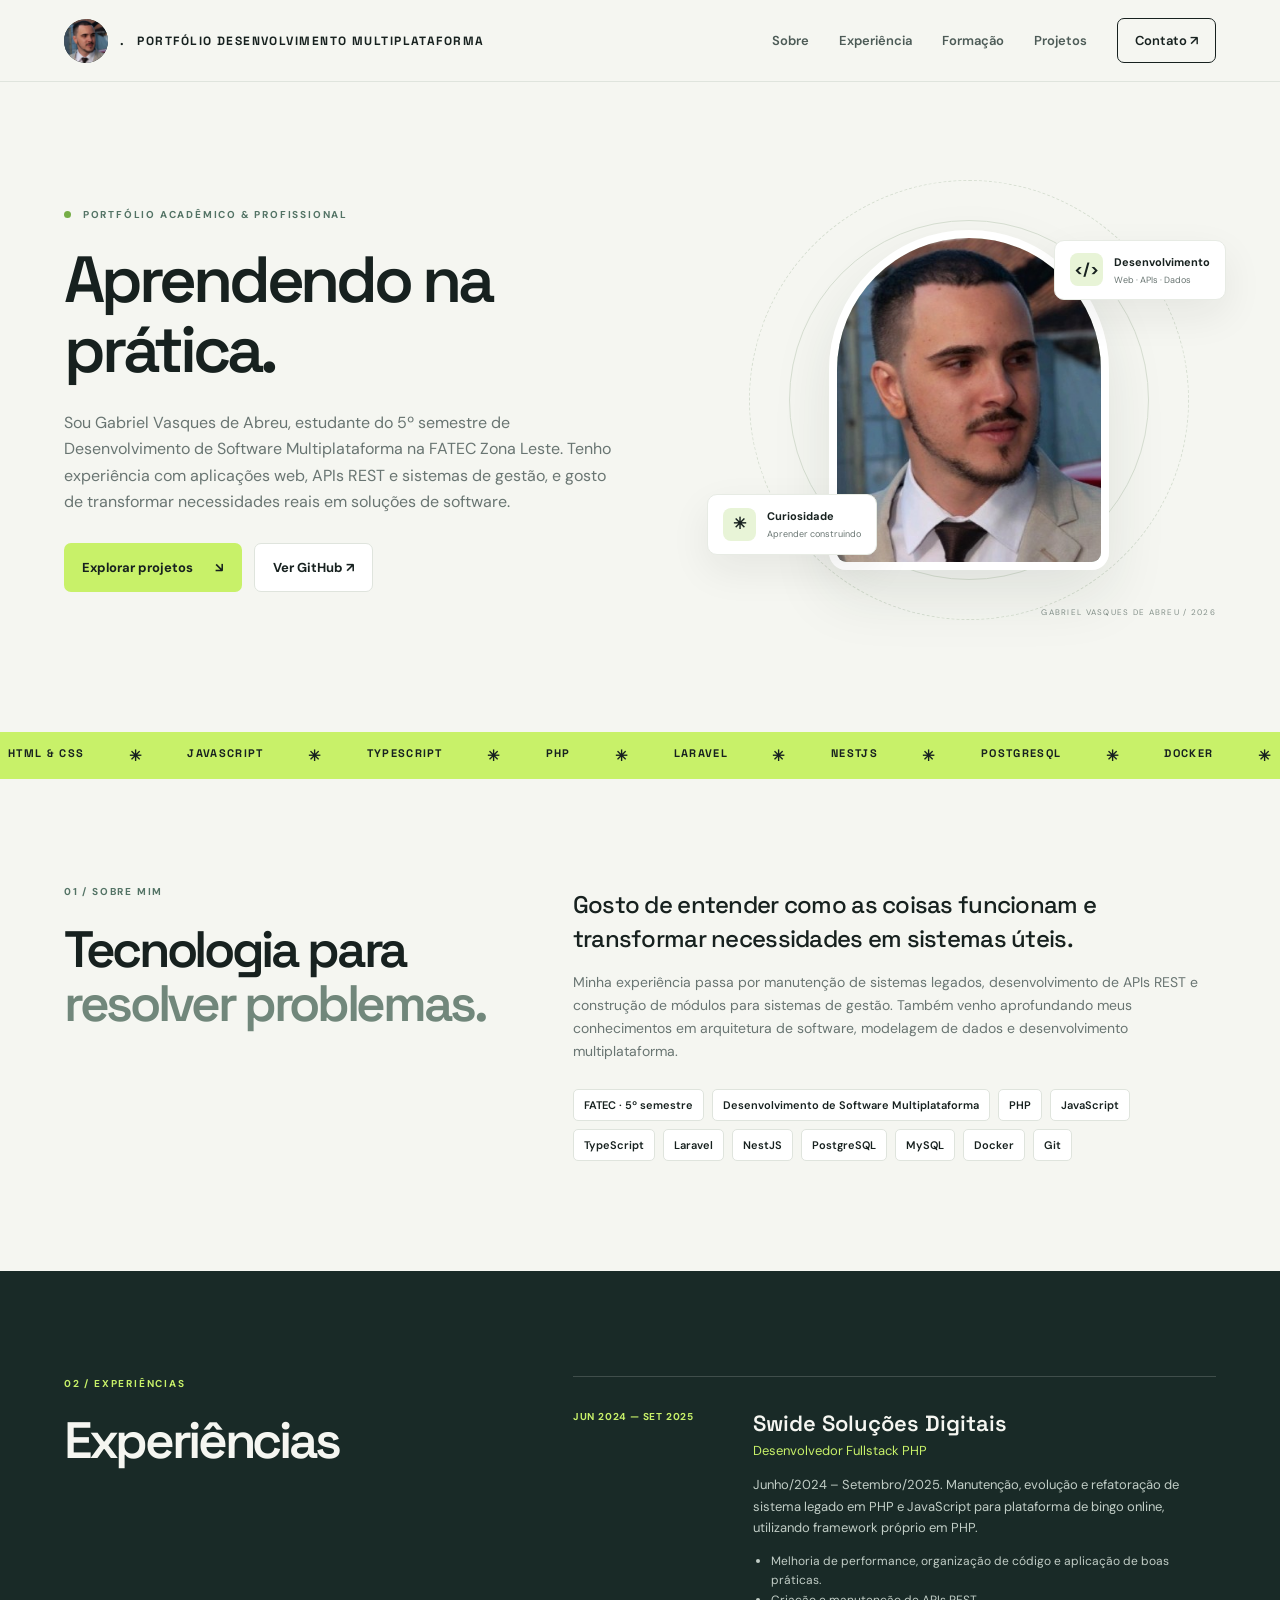
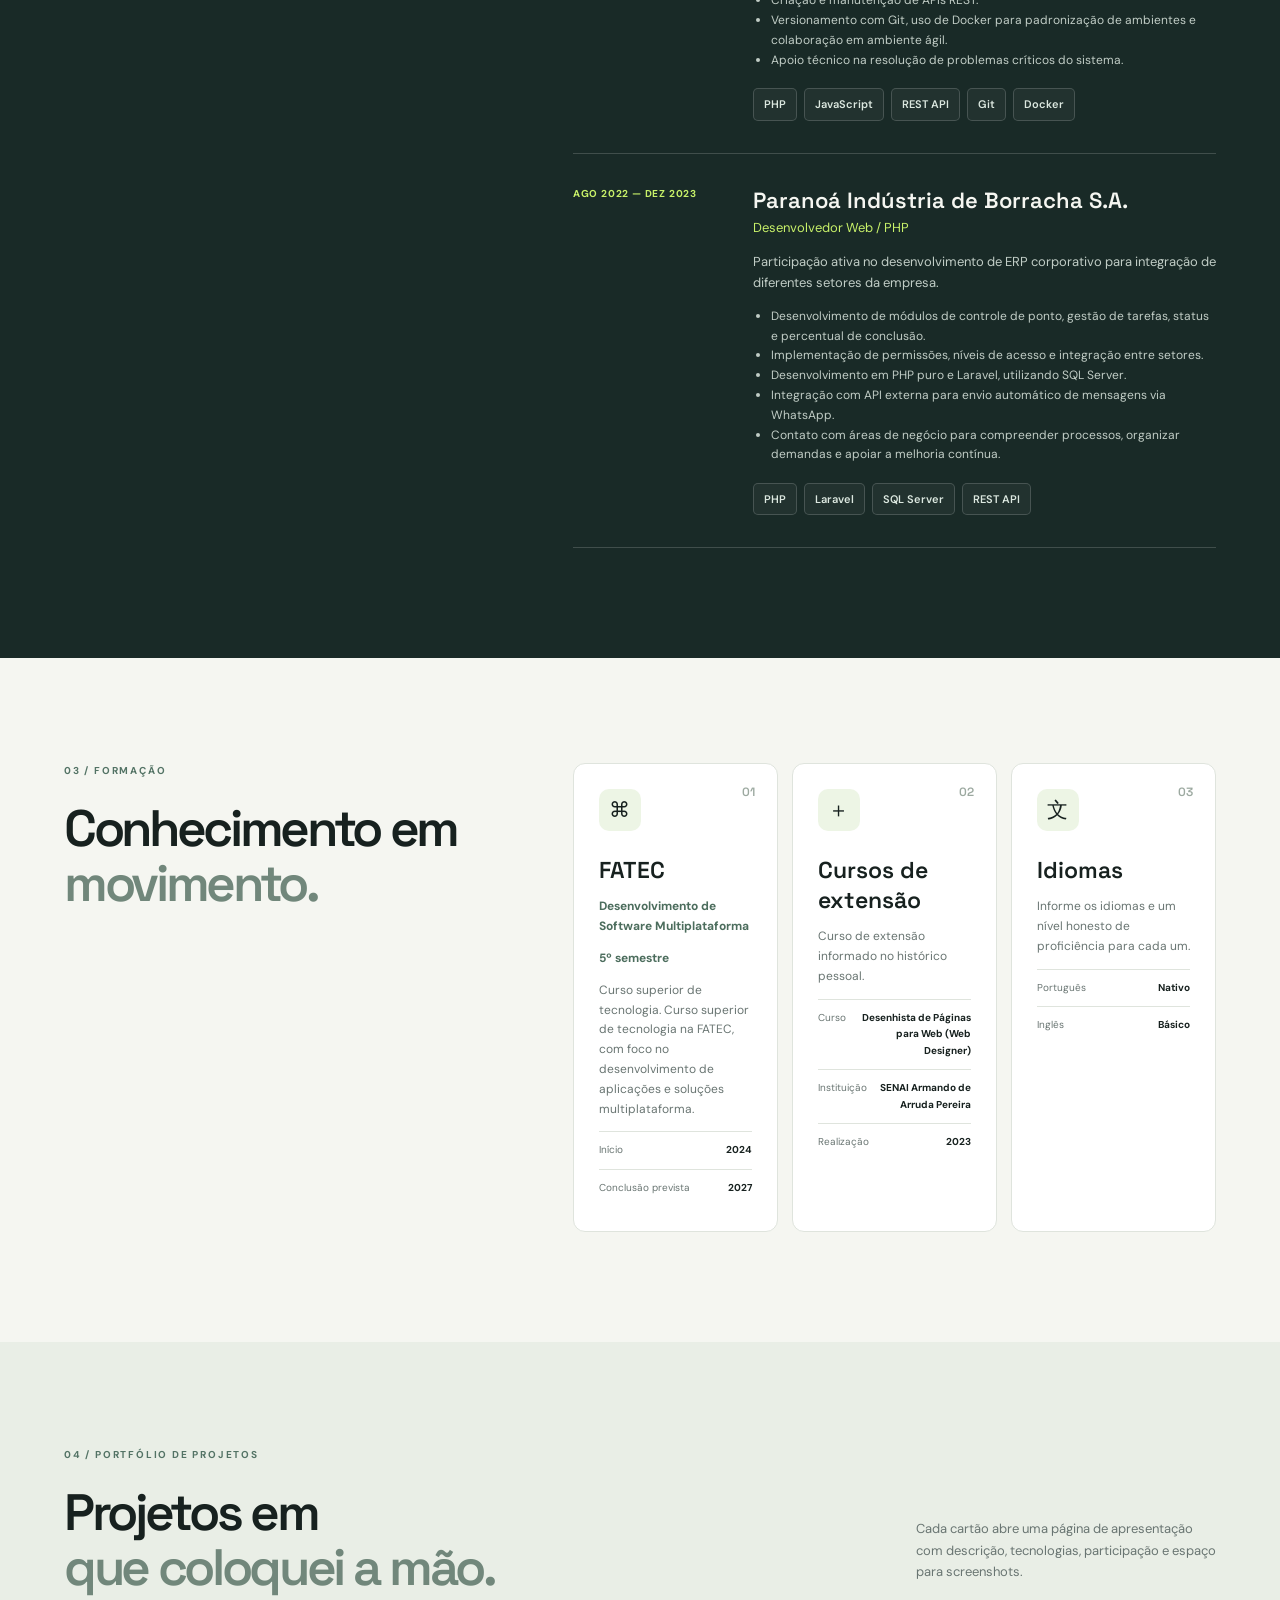
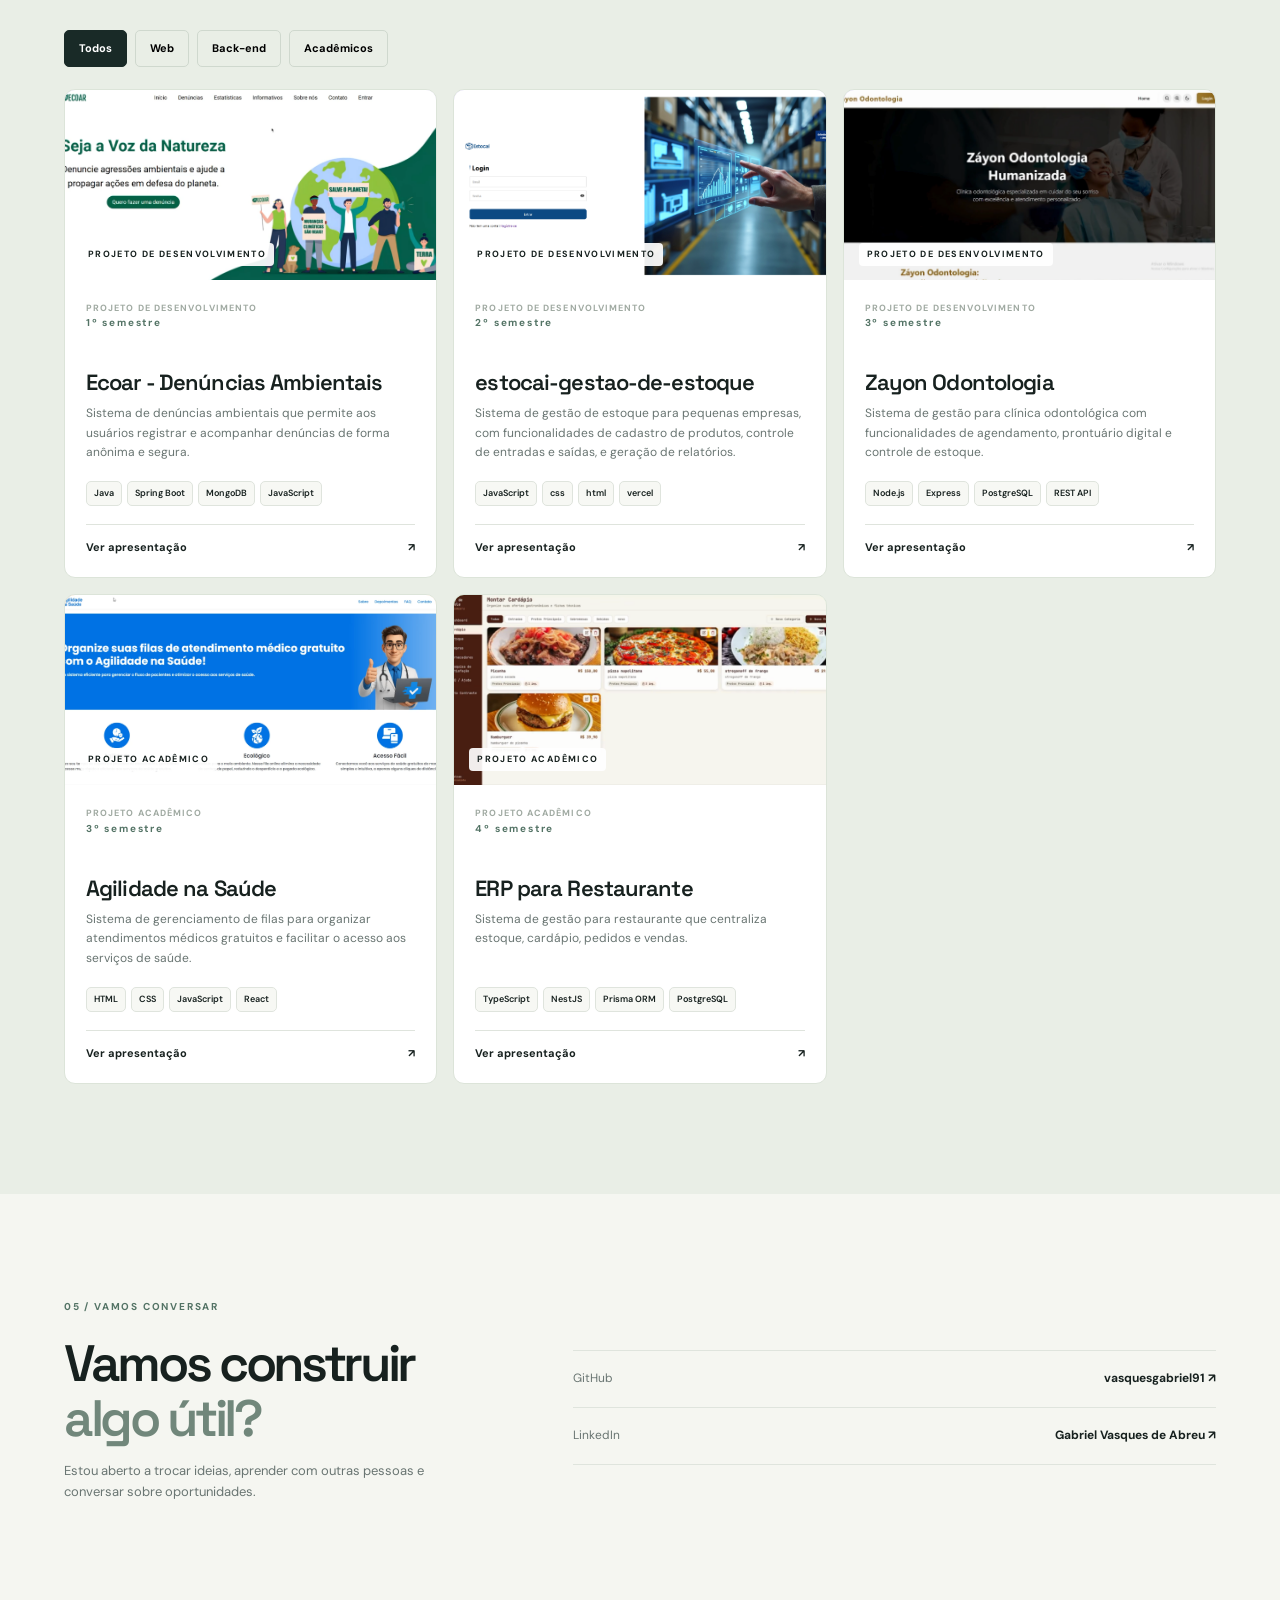
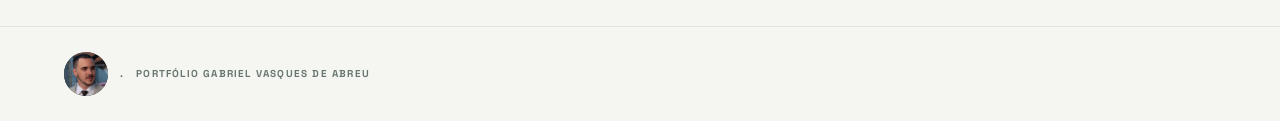
<file: index.html>
<!doctype html>
<html lang="pt-BR">

<head>
  <meta charset="utf-8">
  <meta name="viewport" content="width=device-width, initial-scale=1">
  <meta name="description" content="Portfólio acadêmico e profissional de Gabriel Vasques de Abreu.">
  <title>Gabriel Vasques de Abreu | Portfólio</title>
  <link rel="preconnect" href="https://fonts.googleapis.com">
  <link
    href="https://fonts.googleapis.com/css2?family=DM+Sans:wght@400;500;600;700&family=Space+Grotesk:wght@400;500;600;700&display=swap"
    rel="stylesheet">
  <link rel="stylesheet" href="css/style.css">
  <script src="js/projects.js" defer></script>
  <script src="js/main.js" defer></script>
</head>

<body>
  <header class="site-header">
    <a class="brand" href="#inicio" aria-label="Ir para o início"><span class="brand-mark">
        <img src="assets/img/foto-perfil.jfif" alt="Foto de Gabriel Vasques de Abreu">
      </span>.</span></span><span>PORTFÓLIO <span class="brand-sub">DESENVOLVIMENTO
          MULTIPLATAFORMA</span></span></a>
    <button class="menu-toggle" aria-label="Abrir menu" aria-expanded="false">☰</button>
    <nav class="nav" aria-label="Navegação principal">
      <a href="#sobre">Sobre</a><a href="#experiencia">Experiência</a><a href="#formacao">Formação</a><a
        href="#projetos">Projetos</a><a class="nav-cta" href="#contato">Contato ↗</a>
    </nav>
  </header>

  <main>
    <section class="hero section-wrap" id="inicio">
      <div class="hero-copy">
        <p class="eyebrow"><span class="status-dot"></span> PORTFÓLIO ACADÊMICO & PROFISSIONAL</p>
        <h1>Aprendendo na prática.</h1>
        <p class="hero-text">Sou Gabriel Vasques de Abreu, estudante do 5º semestre de Desenvolvimento de Software
          Multiplataforma na FATEC Zona Leste. Tenho experiência com aplicações web, APIs REST e sistemas de gestão, e
          gosto de
          transformar necessidades reais em soluções de software.</p>
        <div class="hero-actions"><a class="button button-primary" href="#projetos">Explorar projetos
            <span>↘</span></a><a class="button button-ghost" href="https://github.com/vasquesgabriel91" target="_blank"
            rel="noreferrer">Ver GitHub ↗</a></div>
      </div>
      <div class="hero-visual" aria-label="Foto de Gabriel Vasques de Abreu">
        <div class="orbit orbit-one"></div>
        <div class="orbit orbit-two"></div>
        <div class="profile-frame"><img src="assets/img/foto-perfil.jfif" alt="Foto de Gabriel Vasques de Abreu"
            onerror="this.style.display='none';this.nextElementSibling.style.display='grid'">
          <div class="photo-placeholder"><span>GV</span><small>Gabriel Vasques de Abreu</small></div>
        </div>
        <div class="floating-card card-code"><span class="mini-icon">&lt;/&gt;</span>
          <div><b>Desenvolvimento</b><small>Web · APIs · Dados</small></div>
        </div>
        <div class="floating-card card-location"><span class="mini-icon">✳</span>
          <div><b>Curiosidade</b><small>Aprender construindo</small></div>
        </div>
        <div class="visual-label">GABRIEL VASQUES DE ABREU / 2026</div>
      </div>
    </section>

    <section class="ticker" aria-label="Tecnologias">
      <div>HTML & CSS <span>✳</span> JAVASCRIPT <span>✳</span> TYPESCRIPT <span>✳</span> PHP <span>✳</span> LARAVEL
        <span>✳</span> NESTJS <span>✳</span> POSTGRESQL <span>✳</span> DOCKER <span>✳</span>
      </div>
    </section>

    <section class="section-wrap section-block" id="sobre">
      <div class="section-heading">
        <p class="eyebrow">01 / SOBRE MIM</p>
        <h2>Tecnologia para<br><span>resolver problemas.</span></h2>
      </div>
      <div class="about-content">
        <p class="lead">Gosto de entender como as coisas funcionam e transformar necessidades em sistemas úteis.</p>
        <p>Minha experiência passa por manutenção de sistemas legados, desenvolvimento de APIs REST e construção de
          módulos para sistemas de gestão. Também venho aprofundando meus conhecimentos em arquitetura de software,
          modelagem de dados e desenvolvimento multiplataforma.</p>
        <div class="skill-list"><span>FATEC · 5º semestre</span><span>Desenvolvimento de Software
            Multiplataforma</span><span>PHP</span><span>JavaScript</span><span>TypeScript</span><span>Laravel</span><span>NestJS</span><span>PostgreSQL</span><span>MySQL</span><span>Docker</span><span>Git</span>
        </div>
      </div>
    </section>

    <section class="dark-section" id="experiencia">
      <div class="section-wrap section-block">
        <div class="section-heading">
          <p class="eyebrow eyebrow-light">02 / EXPERIÊNCIAS</p>
          <h2>Experiências</h2>
        </div>
        <div class="timeline">
          <article class="timeline-item">
            <div class="timeline-date">JUN 2024 — SET 2025</div>
            <div class="timeline-body">
              <h3>Swide Soluções Digitais</h3>
              <p class="role">Desenvolvedor Fullstack PHP</p>
              <p>Junho/2024 – Setembro/2025. Manutenção, evolução e refatoração de sistema legado em PHP e JavaScript
                para plataforma de bingo online, utilizando framework próprio em PHP.</p>
              <ul>
                <li>Melhoria de performance, organização de código e aplicação de boas práticas.</li>
                <li>Criação e manutenção de APIs REST.</li>
                <li>Versionamento com Git, uso de Docker para padronização de ambientes e colaboração em ambiente ágil.
                </li>
                <li>Apoio técnico na resolução de problemas críticos do sistema.</li>
              </ul>
              <div class="tag-row"><span>PHP</span><span>JavaScript</span><span>REST
                  API</span><span>Git</span><span>Docker</span></div>
            </div>
          </article>
          <article class="timeline-item">
            <div class="timeline-date">AGO 2022 — DEZ 2023</div>
            <div class="timeline-body">
              <h3>Paranoá Indústria de Borracha S.A.</h3>
              <p class="role">Desenvolvedor Web / PHP</p>
              <p>Participação ativa no desenvolvimento de ERP corporativo para integração de diferentes setores da
                empresa.</p>
              <ul>
                <li>Desenvolvimento de módulos de controle de ponto, gestão de tarefas, status e percentual de
                  conclusão.</li>
                <li>Implementação de permissões, níveis de acesso e integração entre setores.</li>
                <li>Desenvolvimento em PHP puro e Laravel, utilizando SQL Server.</li>
                <li>Integração com API externa para envio automático de mensagens via WhatsApp.</li>
                <li>Contato com áreas de negócio para compreender processos, organizar demandas e apoiar a melhoria
                  contínua.</li>
              </ul>
              <div class="tag-row"><span>PHP</span><span>Laravel</span><span>SQL Server</span><span>REST API</span>
              </div>
            </div>
          </article>
        </div>
      </div>
    </section>

    <section class="section-wrap section-block" id="formacao">
      <div class="section-heading">
        <p class="eyebrow">03 / FORMAÇÃO</p>
        <h2>Conhecimento em<br><span>movimento.</span></h2>
      </div>
      <div class="formation-grid">
        <article class="formation-card"><span class="card-index">01</span>
          <div class="formation-icon">⌘</div>
          <h3>FATEC</h3>
          <p class="role">Desenvolvimento de Software Multiplataforma</p>
          <p class="role">5º semestre</p>
          <p>Curso superior de tecnologia. Curso superior de tecnologia na FATEC, com foco no desenvolvimento de
            aplicações e soluções multiplataforma.</p>
          <div class="detail-line"><span>Início</span><b>2024</b></div>
          <div class="detail-line"><span>Conclusão prevista</span><b>2027</b></div>
        </article>
        <article class="formation-card"><span class="card-index">02</span>
          <div class="formation-icon">＋</div>
          <h3>Cursos de extensão</h3>
          <p>Curso de extensão informado no histórico pessoal.</p>
          <div class="detail-line"><span>Curso</span><b>Desenhista de Páginas para Web (Web Designer)</b></div>
          <div class="detail-line"><span>Instituição</span><b>SENAI Armando de Arruda Pereira</b></div>
          <div class="detail-line"><span>Realização</span><b>2023</b></div>
        </article>
        <article class="formation-card"><span class="card-index">03</span>
          <div class="formation-icon">文</div>
          <h3>Idiomas</h3>
          <p>Informe os idiomas e um nível honesto de proficiência para cada um.</p>
          <div class="detail-line"><span>Português</span><b>Nativo</b></div>
          <div class="detail-line"><span>Inglês</span><b>Básico</b></div>
        </article>
      </div>
    </section>

    <section class="project-section section-block" id="projetos">
      <div class="section-wrap">
        <div class="project-heading">
          <div>
            <p class="eyebrow">04 / PORTFÓLIO DE PROJETOS</p>
            <h2>Projetos em<br><span>que coloquei a mão.</span></h2>
          </div>
          <p class="section-intro">Cada cartão abre uma página de apresentação com descrição, tecnologias, participação
            e espaço para screenshots.</p>
        </div>
        <div class="filter-row" aria-label="Filtrar projetos"><button class="filter-button active"
            data-filter="todos">Todos</button><button class="filter-button" data-filter="web">Web</button><button
            class="filter-button" data-filter="backend">Back-end</button><button class="filter-button"
            data-filter="academico">Acadêmicos</button></div>
        <div class="project-grid" id="project-grid"></div>

      </div>
    </section>

    <section class="section-wrap section-block language-contact" id="contato">
      <div>
        <p class="eyebrow">05 / VAMOS CONVERSAR</p>
        <h2>Vamos construir<br><span>algo útil?</span></h2>
        <p class="section-intro">Estou aberto a trocar ideias, aprender com outras pessoas e conversar sobre
          oportunidades.</p>
      </div>
      <div class="contact-links"><a href="https://github.com/vasquesgabriel91" target="_blank"
          rel="noreferrer"><span>GitHub</span><b>vasquesgabriel91 ↗</b></a><a
          href="https://www.linkedin.com/in/gabriel-vasques-de-abreu/" target="_blank"
          rel="noreferrer"><span>LinkedIn</span><b>Gabriel Vasques de Abreu ↗</b></a></div>
    </section>
  </main>
  <footer class="footer"><a class="brand" href="index.html"><span class="brand-mark">
        <img src="assets/img/foto-perfil.jfif" alt="Foto de Gabriel Vasques de Abreu">
      </span>.</span></span><span>PORTFÓLIO <span class="brand-sub">GABRIEL VASQUES DE ABREU</span></span></a>
  </footer>
</body>

</html>
</file>
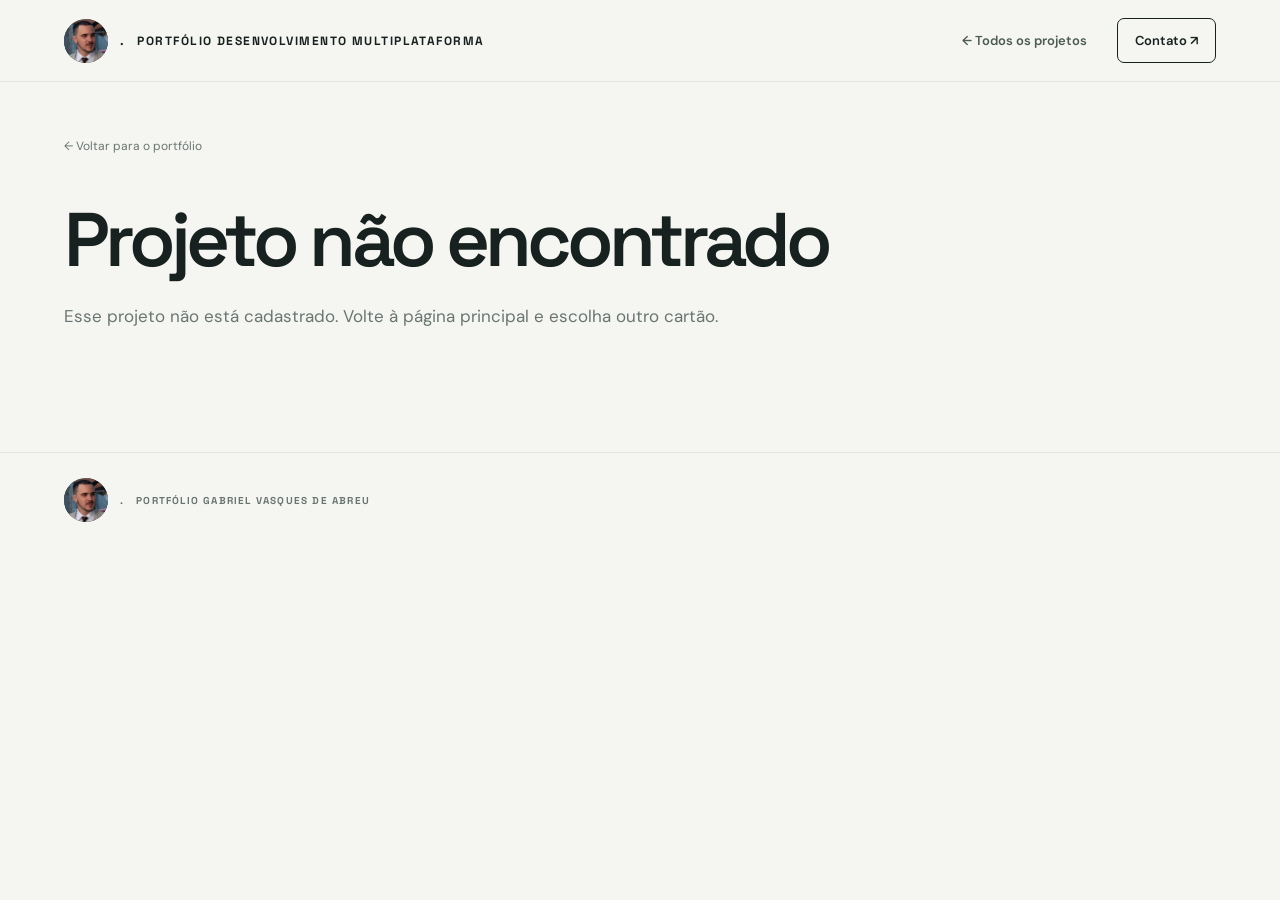
<file: projeto.html>
<!doctype html>
<html lang="pt-BR">

<head>
  <meta charset="utf-8">
  <meta name="viewport" content="width=device-width, initial-scale=1">
  <meta name="description" content="Detalhes de projeto do portfólio de Gabriel Vasques de Abreu.">
  <title>Projeto | Gabriel Vasques de Abreu</title>
  <link rel="preconnect" href="https://fonts.googleapis.com">
  <link
    href="https://fonts.googleapis.com/css2?family=DM+Sans:wght@400;500;600;700&family=Space+Grotesk:wght@400;500;600;700&display=swap"
    rel="stylesheet">
  <link rel="stylesheet" href="css/style.css">
  <script src="js/projects.js" defer></script>
  <script src="js/project-page.js" defer></script>
</head>

<body class="project-detail-page">
  <header class="site-header"><a class="brand" href="index.html"><span class="brand-mark">
        <img src="assets/img/foto-perfil.jfif" alt="Foto de Gabriel Vasques de Abreu">
      </span>.</span></span><span>PORTFÓLIO <span class="brand-sub">DESENVOLVIMENTO MULTIPLATAFORMA</span></span></a>
    <nav class="nav"><a href="index.html#projetos">← Todos os projetos</a><a class="nav-cta"
        href="index.html#contato">Contato ↗</a></nav>
  </header>
  <main id="project-detail" class="section-wrap detail-wrap">
    <a class="back-link" href="index.html#projetos">← Voltar para o portfólio</a>
    <p class="eyebrow" id="project-category">PROJETO</p>
    <h1 id="project-title">Carregando projeto…</h1>
    <p class="detail-lead" id="project-summary"></p>
    <div class="detail-actions" id="project-links"></div>
    <div class="detail-hero" id="project-cover">
      <div class="screenshot-placeholder"><span>CAPTURA DE TELA</span><small>Adicione imagens reais do projeto em
          assets/img/</small></div>
    </div>
    <div class="detail-columns">
      <section>
        <p class="eyebrow">01 / VISÃO GERAL</p>
        <h2>Sobre o projeto</h2>
        <div id="project-description"></div>
      </section>
      <aside>
        <p class="eyebrow">02 / TECNOLOGIAS</p>
        <h2>Stack utilizada</h2>
        <div class="skill-list" id="project-tech"></div>
        <p class="eyebrow contribution-label">03 / MINHA PARTICIPAÇÃO</p>
        <h2>O que eu fiz</h2>
        <div id="project-contribution"></div>
      </aside>
    </div>
    <section class="video-section" id="project-video-section" hidden>
      <p class="eyebrow">04 / VÍDEO</p>
      <h2>Demonstração em vídeo</h2>
      <div class="video-frame" id="project-video"></div>
    </section>
    <section class="screenshots-section">
      <p class="eyebrow" id="screenshots-eyebrow">04 / NA PRÁTICA</p>
      <h2>Capturas de tela</h2>
      <p id="screenshots-text">Substitua os espaços abaixo por screenshots reais do sistema em funcionamento. Use
        imagens que não exponham dados pessoais ou credenciais.</p>
      <div class="screenshots-grid" id="project-screenshots"></div>
    </section>
    <section class="next-project"><a href="index.html#projetos">Ver outros projetos ↗</a></section>
  </main>
  <footer class="footer"><a class="brand" href="index.html"><span class="brand-mark">
        <img src="assets/img/foto-perfil.jfif" alt="Foto de Gabriel Vasques de Abreu">
      </span>.</span></span><span>PORTFÓLIO <span class="brand-sub">GABRIEL VASQUES DE ABREU</span></span></a>
  </footer>
</body>

</html>
</file>
<file: css/style.css>
:root {
    --ink: #17211f;
    --muted: #697572;
    --paper: #f5f6f1;
    --white: #fff;
    --line: #dfe4dd;
    --green: #c8f169;
    --deep: #192a27;
    --mint: #dff5bd;
    --font: 'DM Sans', sans-serif;
    --display: 'Space Grotesk', sans-serif
}

* {
    box-sizing: border-box
}

html {
    scroll-behavior: smooth;
    scroll-padding-top: 90px
}

body {
    margin: 0;
    background: var(--paper);
    color: var(--ink);
    font-family: var(--font);
    line-height: 1.65
}

a {
    color: inherit;
    text-decoration: none
}

button {
    font: inherit
}

.site-header {
    height: 82px;
    display: flex;
    align-items: center;
    justify-content: space-between;
    padding: 0 max(5vw, 24px);
    border-bottom: 1px solid var(--line);
    background: rgba(245, 246, 241, .94);
    position: sticky;
    top: 0;
    z-index: 20;
    backdrop-filter: blur(16px)
}

.brand {
    display: flex;
    align-items: center;
    gap: 12px;
    font: 700 12px var(--display);
    letter-spacing: .12em
}

.brand-mark {
    display: grid;
    place-items: center;
    width: 42px;
    height: 42px;
    border-radius: 12px;
    background: var(--deep);
    color: #fff;
    font-size: 22px;
    letter-spacing: -.08em
}

.brand-mark {
    width: 44px;
    height: 44px;
    border-radius: 50%;
    overflow: hidden;
    display: inline-grid;
    place-items: center;
    flex-shrink: 0;
}

.brand-mark img {
    width: 100%;
    height: 100%;
    object-fit: cover;
    /* corta sem deformar */
    object-position: center top;
    /* ajuste se o rosto ficar cortado */
    display: block;
}

.nav {
    display: flex;
    align-items: center;
    gap: 30px;
    font-size: 13px;
    font-weight: 600
}

.nav>a:not(.nav-cta) {
    color: #4d5b57
}

.nav>a:hover {
    color: #1a5a47
}

.nav-cta {
    padding: 11px 17px;
    border: 1px solid var(--ink);
    border-radius: 7px
}

.menu-toggle {
    display: none;
    background: none;
    border: 0;
    font-size: 25px
}

.section-wrap {
    width: min(1160px, 90%);
    margin-inline: auto
}

.hero {
    min-height: 650px;
    display: grid;
    grid-template-columns: 1.1fr .9fr;
    align-items: center;
    gap: 55px;
    padding-top: 55px;
    padding-bottom: 70px
}

.eyebrow {
    font-size: 10px;
    font-weight: 700;
    letter-spacing: .18em;
    color: #537365;
    margin: 0 0 22px
}

.status-dot {
    display: inline-block;
    width: 7px;
    height: 7px;
    border-radius: 50%;
    background: #75ad46;
    margin-right: 8px
}

.hero h1,
.section-heading h2,
.project-heading h2,
.language-contact h2,
.detail-wrap h1 {
    font: 600 clamp(40px, 5.1vw, 70px)/1.07 var(--display);
    letter-spacing: -.065em;
    margin: 0
}

.hero h1 span,
.section-heading h2 span,
.project-heading h2 span,
.language-contact h2 span {
    color: #71877b
}

.hero-text {
    max-width: 560px;
    color: var(--muted);
    font-size: 16px;
    margin: 25px 0 27px
}

.hero-actions {
    display: flex;
    gap: 12px;
    flex-wrap: wrap
}

.button {
    display: inline-flex;
    gap: 22px;
    align-items: center;
    padding: 13px 18px;
    border-radius: 7px;
    font-size: 13px;
    font-weight: 700
}

.button-primary {
    background: var(--green);
    color: var(--ink)
}

.button-primary:hover {
    background: #b8e557
}

.button-ghost {
    border: 1px solid var(--line);
    background: #fff
}

.hero-meta {
    display: flex;
    gap: 28px;
    margin-top: 50px;
    padding-top: 23px;
    border-top: 1px solid var(--line)
}

.hero-meta div {
    display: grid;
    gap: 3px
}

.hero-meta strong {
    font: 600 18px var(--display)
}

.hero-meta span {
    font-size: 10px;
    color: var(--muted)
}

.hero-visual {
    height: 440px;
    position: relative;
    display: grid;
    place-items: center
}

.orbit {
    position: absolute;
    border: 1px solid #d7dfd2;
    border-radius: 50%;
    width: 360px;
    height: 360px
}

.orbit-two {
    width: 440px;
    height: 440px;
    border-style: dashed
}

.profile-frame {
    width: 280px;
    height: 340px;
    border-radius: 145px 145px 18px 18px;
    background: linear-gradient(145deg, #dbe9d2, #a9c1b0);
    overflow: hidden;
    position: relative;
    z-index: 1;
    border: 8px solid #fff;
    box-shadow: 0 25px 60px #1b30251a
}

.profile-frame img {
    width: 100%;
    height: 100%;
    object-fit: cover;
    position: absolute;
    inset: 0
}

.photo-placeholder {
    height: 100%;
    display: grid;
    align-content: center;
    justify-items: center;
    text-align: center;
    color: #3d6251
}

.photo-placeholder span {
    font: 600 72px var(--display);
    letter-spacing: -.08em
}

.photo-placeholder small {
    font-size: 10px
}

.floating-card {
    position: absolute;
    z-index: 2;
    background: #fff;
    border: 1px solid #e7ebe4;
    border-radius: 10px;
    padding: 12px 15px;
    display: flex;
    align-items: center;
    gap: 11px;
    box-shadow: 0 15px 40px #17211f12
}

.floating-card b,
.floating-card small {
    display: block
}

.floating-card b {
    font-size: 11px
}

.floating-card small {
    font-size: 9px;
    color: var(--muted);
    margin-top: 2px
}

.mini-icon {
    width: 33px;
    height: 33px;
    display: grid;
    place-items: center;
    background: #e8f4d7;
    border-radius: 8px;
    font-weight: 700
}

.card-code {
    top: 60px;
    right: -10px
}

.card-location {
    bottom: 65px;
    left: -15px
}

.visual-label {
    position: absolute;
    bottom: 0;
    right: 0;
    font-size: 8px;
    letter-spacing: .16em;
    color: #84918a
}

.ticker {
    background: var(--green);
    overflow: hidden;
    white-space: nowrap;
    padding: 14px 0;
    font: 700 11px var(--display);
    letter-spacing: .12em
}

.ticker div {
    display: flex;
    justify-content: space-around;
    gap: 28px
}

.ticker span {
    font-size: 15px
}

.section-block {
    padding-top: 105px;
    padding-bottom: 110px;
    display: grid;
    grid-template-columns: .8fr 1.2fr;
    gap: 80px
}

.section-heading h2,
.project-heading h2,
.language-contact h2 {
    font-size: clamp(36px, 4vw, 54px)
}

.about-content {
    max-width: 640px
}

.lead {
    font: 500 24px/1.4 var(--display);
    letter-spacing: -.03em;
    margin: 4px 0 16px
}

.about-content>p:not(.lead) {
    color: var(--muted);
    font-size: 14px
}

.skill-list {
    display: flex;
    flex-wrap: wrap;
    gap: 8px;
    margin-top: 25px
}

.skill-list span,
.tag-row span {
    border: 1px solid var(--line);
    border-radius: 5px;
    padding: 6px 10px;
    font-size: 11px;
    font-weight: 600;
    background: #fff
}

.dark-section {
    background: var(--deep);
    color: #f5f6f1
}

.eyebrow-light {
    color: var(--green)
}

.dark-section .section-heading h2 span {
    color: var(--green)
}

.section-intro {
    max-width: 360px;
    color: var(--muted);
    font-size: 13px
}

.dark-section .section-intro {
    color: #b4c2bb
}

.timeline {
    border-top: 1px solid #ffffff2b
}

.timeline-item {
    display: grid;
    grid-template-columns: 150px 1fr;
    gap: 30px;
    padding: 32px 0;
    border-bottom: 1px solid #ffffff2b
}

.timeline-date {
    font-size: 10px;
    font-weight: 700;
    letter-spacing: .08em;
    color: var(--green)
}

.timeline-body h3 {
    font: 600 22px var(--display);
    margin: 0
}

.timeline-body p {
    font-size: 13px;
    color: #c1cdc6
}

.timeline-body .role {
    color: var(--green);
    margin: 3px 0 13px
}

.timeline-body ul {
    font-size: 12px;
    color: #c1cdc6;
    padding-left: 18px
}

.tag-row {
    display: flex;
    flex-wrap: wrap;
    gap: 7px;
    margin-top: 18px
}

.tag-row span {
    background: #ffffff0a;
    border-color: #ffffff2b;
    color: #dce8e0
}

.formation-grid {
    display: grid;
    grid-template-columns: repeat(3, 1fr);
    gap: 14px
}

.formation-card {
    background: #fff;
    border: 1px solid var(--line);
    border-radius: 12px;
    padding: 25px;
    position: relative;
    min-height: 310px
}

.card-index {
    position: absolute;
    right: 22px;
    top: 20px;
    font: 600 12px var(--display);
    color: #9ca9a0
}

.formation-icon {
    width: 42px;
    height: 42px;
    background: #edf5e5;
    border-radius: 10px;
    display: grid;
    place-items: center;
    font-size: 21px;
    margin-bottom: 24px
}

.formation-card h3 {
    font: 600 23px var(--display);
    margin: 0 0 7px
}

.formation-card p {
    font-size: 12px;
    color: var(--muted)
}

.formation-card .role {
    font-weight: 700;
    color: #4c6d5d
}

.detail-line {
    display: flex;
    justify-content: space-between;
    gap: 8px;
    padding: 10px 0;
    border-top: 1px solid var(--line);
    font-size: 10px
}

.detail-line span {
    color: var(--muted)
}

.detail-line b {
    text-align: right
}

.project-section {
    background: #e9eee6
}

.project-section .section-wrap {
    width: min(1160px, 90%)
}

.project-heading {
    display: flex;
    justify-content: space-between;
    align-items: end;
    gap: 40px;
    margin-bottom: 35px
}

.project-heading .section-intro {
    max-width: 300px
}

.filter-row {
    display: flex;
    gap: 8px;
    margin-bottom: 22px;
    flex-wrap: wrap
}

.filter-button {
    border: 1px solid #cfd8ce;
    background: transparent;
    padding: 8px 14px;
    border-radius: 5px;
    font-size: 11px;
    font-weight: 700;
    cursor: pointer
}

.filter-button.active,
.filter-button:hover {
    background: var(--deep);
    color: #fff;
    border-color: var(--deep)
}

.project-grid {
    display: flex;
    flex-direction: row;
    flex-wrap: wrap;
    gap: 16px;
    align-items: stretch
}

.project-card {
    background: #fff;
    border: 1px solid #dce4d9;
    border-radius: 11px;
    overflow: hidden;
    transition: transform .2s, box-shadow .2s;
    display: flex;
    flex-direction: column
}

.project-card:hover {
    transform: translateY(-4px);
    box-shadow: 0 15px 30px #182a2012
}

.project-art {
    height: 190px;
    background: linear-gradient(135deg, #c7e8b1, #edf3df);
    position: relative;
    display: grid;
    place-items: center;
    overflow: hidden
}

.project-art::before,
.project-art::after {
    content: "";
    position: absolute;
    border: 1px solid #ffffffa3;
    border-radius: 50%;
    width: 190px;
    height: 190px
}

.project-art::after {
    width: 245px;
    height: 245px
}

.project-art .art-mark {
    font: 700 50px var(--display);
    letter-spacing: -.08em;
    color: #254637;
    z-index: 1
}

.project-art .art-type {
    position: absolute;
    bottom: 14px;
    left: 15px;
    font-size: 9px;
    font-weight: 700;
    letter-spacing: .15em;
    z-index: 2
}

.project-art.purple {
    background: linear-gradient(135deg, #d5cef4, #f0eefa)
}

.project-art.purple .art-mark {
    color: #493b7b
}

.project-art.orange {
    background: linear-gradient(135deg, #f8d4ae, #fbf0dd)
}

.project-art.orange .art-mark {
    color: #8c4c25
}

.project-card-content {
    padding: 21px;
    display: flex;
    flex-direction: column;
    flex: 1
}

.project-topline {
    display: flex;
    justify-content: space-between;
    gap: 10px;
    font-size: 9px;
    letter-spacing: .12em;
    font-weight: 700;
    color: #6c8174
}

.project-topline span:last-child {
    color: #a0aaa2
}

.project-card h3 {
    font: 600 22px var(--display);
    margin: 14px 0 8px;
    letter-spacing: -.04em
}

.project-card p {
    font-size: 12px;
    color: var(--muted);
    margin: 0 0 18px
}

.project-card .skill-list {
    margin-top: auto;
    margin-bottom: 18px;
    gap: 5px
}

.project-card .skill-list span {
    font-size: 9px;
    padding: 4px 7px;
    background: #f7f8f4
}

.project-open {
    border-top: 1px solid var(--line);
    padding-top: 13px;
    font-size: 11px;
    font-weight: 700;
    display: flex;
    justify-content: space-between
}

.project-note {
    display: flex;
    gap: 15px;
    align-items: center;
    margin-top: 25px;
    padding: 17px;
    border: 1px dashed #bac9b7;
    border-radius: 8px
}

.project-note>span {
    font-size: 25px;
    color: #66846c
}

.project-note p {
    font-size: 11px;
    color: var(--muted);
    margin: 0
}

.project-note b {
    color: var(--ink)
}

code {
    background: #dce5d8;
    padding: 2px 4px;
    border-radius: 3px
}

.language-contact {
    align-items: center
}

.contact-links {
    border-top: 1px solid var(--line)
}

.contact-links a {
    display: flex;
    justify-content: space-between;
    gap: 20px;
    padding: 18px 0;
    border-bottom: 1px solid var(--line);
    font-size: 12px
}

.contact-links a span {
    color: var(--muted)
}

.contact-links a b {
    font-weight: 700
}

.footer {
    border-top: 1px solid var(--line);
    padding: 25px max(5vw, 24px);
    display: flex;
    align-items: center;
    justify-content: space-between;
    gap: 20px
}

.footer p,
.footer>a:last-child {
    font-size: 10px;
    color: var(--muted)
}

.detail-wrap {
    padding-top: 50px;
    padding-bottom: 100px
}

.back-link {
    font-size: 12px;
    color: var(--muted);
    display: inline-block;
    margin-bottom: 42px
}

.detail-wrap h1 {
    max-width: 900px;
    font-size: clamp(42px, 6vw, 76px)
}

.detail-lead {
    font-size: 17px;
    color: var(--muted);
    max-width: 740px;
    margin: 22px 0
}

.detail-actions {
    display: flex;
    gap: 10px;
    flex-wrap: wrap;
    margin: 24px 0 38px
}

.detail-actions a {
    padding: 11px 15px;
    border: 1px solid var(--line);
    border-radius: 6px;
    background: #fff;
    font-size: 12px;
    font-weight: 700
}

.detail-actions a.primary-link {
    background: var(--green);
    border-color: var(--green)
}

.detail-hero {
    min-height: 330px;
    background: #e1e9dc;
    border-radius: 13px;
    display: grid;
    place-items: center;
    overflow: hidden
}

.detail-hero img {
    width: 100%;
    max-height: 560px;
    object-fit: cover
}

.screenshot-placeholder {
    min-height: 330px;
    display: grid;
    align-content: center;
    justify-items: center;
    text-align: center;
    color: #647a68
}

.screenshot-placeholder span {
    font: 600 22px var(--display);
    letter-spacing: .1em
}

.screenshot-placeholder small {
    font-size: 11px;
    margin-top: 8px
}

.detail-columns {
    display: grid;
    grid-template-columns: 1.1fr .9fr;
    gap: 70px;
    padding: 70px 0
}

.detail-columns h2,
.screenshots-section h2 {
    font: 600 30px var(--display);
    letter-spacing: -.04em;
    margin: 0 0 20px
}

.detail-columns p:not(.eyebrow),
.detail-columns li,
.screenshots-section>p:not(.eyebrow) {
    font-size: 13px;
    color: var(--muted)
}

.detail-columns ul {
    padding-left: 18px
}

.contribution-label {
    margin-top: 40px
}

.screenshots-section {
    border-top: 1px solid var(--line);
    padding-top: 50px
}

.screenshots-grid {
    display: grid;
    grid-template-columns: repeat(2, 1fr);
    gap: 14px;
    margin-top: 25px
}

.screenshot-card {
    min-height: 220px;
    border-radius: 9px;
    background: #e5ebe1;
    display: grid;
    place-items: center;
    overflow: hidden
}

.screenshot-card img {
    width: 100%;
    height: 100%;
    min-height: 220px;
    object-fit: cover
}

.screenshot-card span {
    font-size: 10px;
    letter-spacing: .1em;
    color: #778779
}

.next-project {
    margin-top: 65px;
    padding: 25px 0;
    border-top: 1px solid var(--line);
    display: flex;
    align-items: center;
    justify-content: space-between
}

.next-project .eyebrow {
    margin: 0
}

.next-project a {
    font: 600 20px var(--display)
}

.empty-project {
    grid-column: 1/-1;
    padding: 30px;
    background: #fff;
    border-radius: 8px;
    color: var(--muted)
}

@media(max-width:850px) {
    .hero {
        grid-template-columns: 1fr;
        gap: 20px;
        padding-top: 70px
    }

    .hero-visual {
        height: 420px;
        max-width: 540px;
        width: 100%;
        margin: auto
    }

    .section-block {
        grid-template-columns: 1fr;
        gap: 35px;
        padding-top: 75px;
        padding-bottom: 80px
    }

    .formation-grid {
        grid-template-columns: 1fr
    }

    .formation-card {
        min-height: auto
    }

    .project-heading {
        align-items: start;
        flex-direction: column;
        gap: 10px
    }

    .detail-columns {
        gap: 35px
    }

    .hero-meta {
        margin-top: 35px
    }
}

@media(max-width:600px) {
    .site-header {
        height: 70px;
        padding: 0 5%
    }

    .menu-toggle {
        display: block
    }

    .nav {
        display: none;
        position: absolute;
        top: 69px;
        left: 0;
        right: 0;
        background: var(--paper);
        padding: 20px 5%;
        border-bottom: 1px solid var(--line);
        flex-direction: column;
        align-items: stretch;
        gap: 18px
    }

    .nav.open {
        display: flex
    }

    .nav-cta {
        text-align: center
    }

    .brand {
        font-size: 10px
    }

    .brand-mark {
        width: 36px;
        height: 36px
    }

    .hero {
        padding-top: 55px;
        min-height: auto
    }

    .hero h1 {
        font-size: 44px
    }

    .hero-meta {
        gap: 14px
    }

    .hero-meta span {
        max-width: 90px
    }

    .hero-visual {
        height: 350px
    }

    .profile-frame {
        width: 220px;
        height: 275px
    }

    .orbit {
        width: 280px;
        height: 280px
    }

    .orbit-two {
        width: 330px;
        height: 330px
    }

    .card-code {
        right: -3px;
        top: 30px
    }

    .card-location {
        left: -2px;
        bottom: 35px
    }

    .floating-card {
        padding: 9px
    }

    .visual-label {
        font-size: 7px
    }

    .project-art {
        height: 170px
    }

    .timeline-item {
        grid-template-columns: 1fr;
        gap: 10px
    }

    .section-heading h2,
    .project-heading h2,
    .language-contact h2 {
        font-size: 40px
    }

    .section-wrap {
        width: 90%
    }

    .project-section .section-wrap {
        width: 90%
    }

    .footer {
        flex-wrap: wrap
    }

    .footer p {
        order: 3;
        width: 100%
    }

    .contact-links a {
        flex-direction: column;
        gap: 4px
    }

    .detail-wrap {
        padding-top: 25px
    }

    .detail-wrap h1 {
        font-size: 43px
    }

    .detail-hero,
    .screenshot-placeholder {
        min-height: 230px
    }

    .detail-columns {
        grid-template-columns: 1fr;
        padding: 45px 0
    }

    .screenshots-grid {
        grid-template-columns: 1fr
    }

    .next-project {
        align-items: flex-start;
        gap: 15px;
        flex-direction: column
    }

    .ticker div {
        justify-content: flex-start;
        padding-left: 20px
    }

    .hero-text {
        font-size: 14px
    }
}

.project-art.has-cover::before,
.project-art.has-cover::after {
    display: none
}

.project-art.has-cover .art-type {
    background: rgba(255, 255, 255, .92);
    padding: 4px 8px;
    border-radius: 4px;
    color: #17211f
}

.video-section {
    border-top: 1px solid var(--line);
    padding-top: 50px;
    margin-bottom: 50px
}

.video-section[hidden] {
    display: none
}

.video-section h2 {
    font: 600 30px var(--display);
    letter-spacing: -.04em;
    margin: 0 0 20px
}

.video-frame {
    display: flex;
    justify-content: center;
    background: #e5ebe1;
    border-radius: 9px;
    padding: 18px;
    overflow: hidden
}

.video-frame iframe {
    width: 100%;
    max-width: 504px;
    height: 399px;
    border: 0;
    border-radius: 6px;
    background: #fff
}

/* Seção de projetos ocupa a largura toda (antes ficava presa na 1ª coluna do grid .section-block) */
.project-section.section-block {
    display: block
}

/* Cards em linha (row); quando não couberem, quebram para a linha de baixo */
.project-card {
    flex: 1 1 280px;
    min-width: 0;
    max-width: calc((100% - 32px)/3)
}

@media(max-width:850px) {
    .project-card {
        max-width: calc((100% - 16px)/2)
    }
}

@media(max-width:600px) {
    .project-card {
        flex-basis: 100%;
        max-width: 100%
    }
}

/* Vídeo local */
.video-frame video {
    width: 100%;
    max-width: 960px;
    height: auto;
    max-height: 70vh;
    border-radius: 6px;
    background: #000
}

.video-frame iframe.yt {
    width: 100%;
    max-width: 800px;
    height: auto;
    aspect-ratio: 16/9
}
</file>
